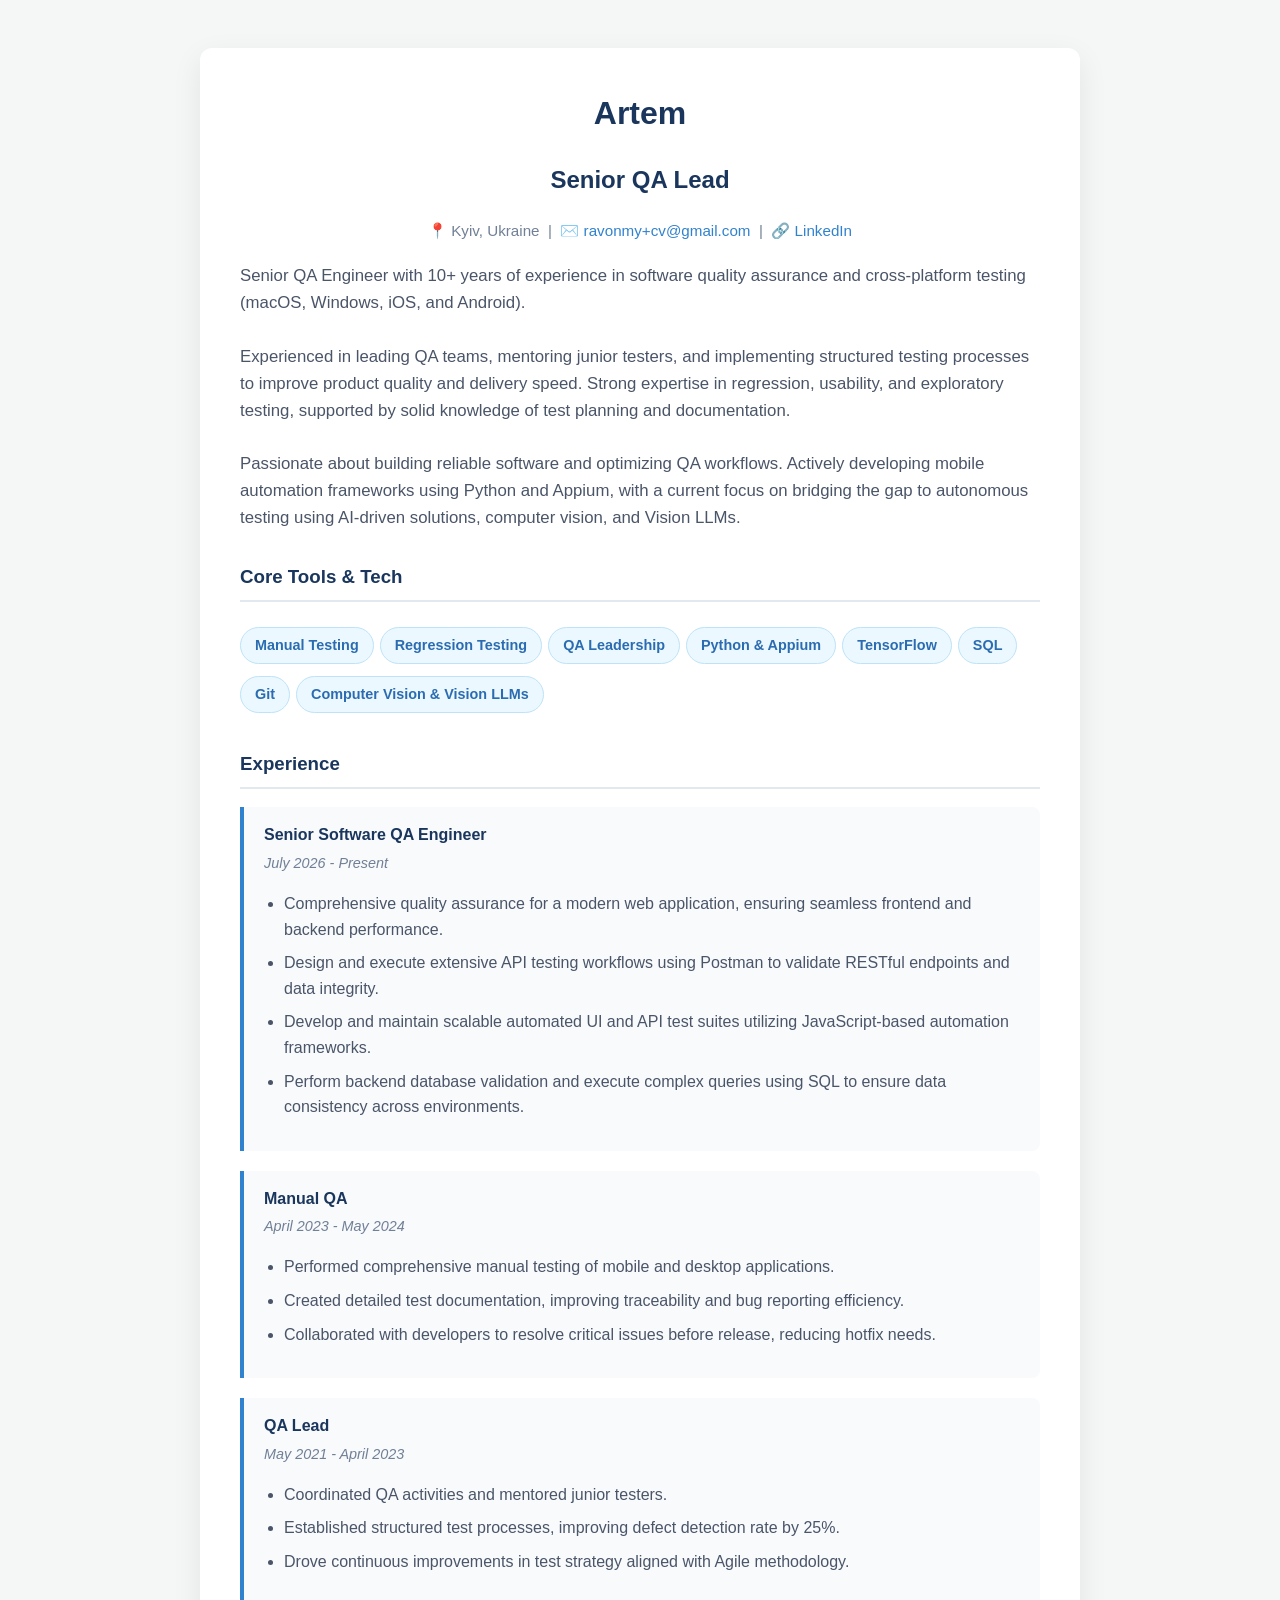
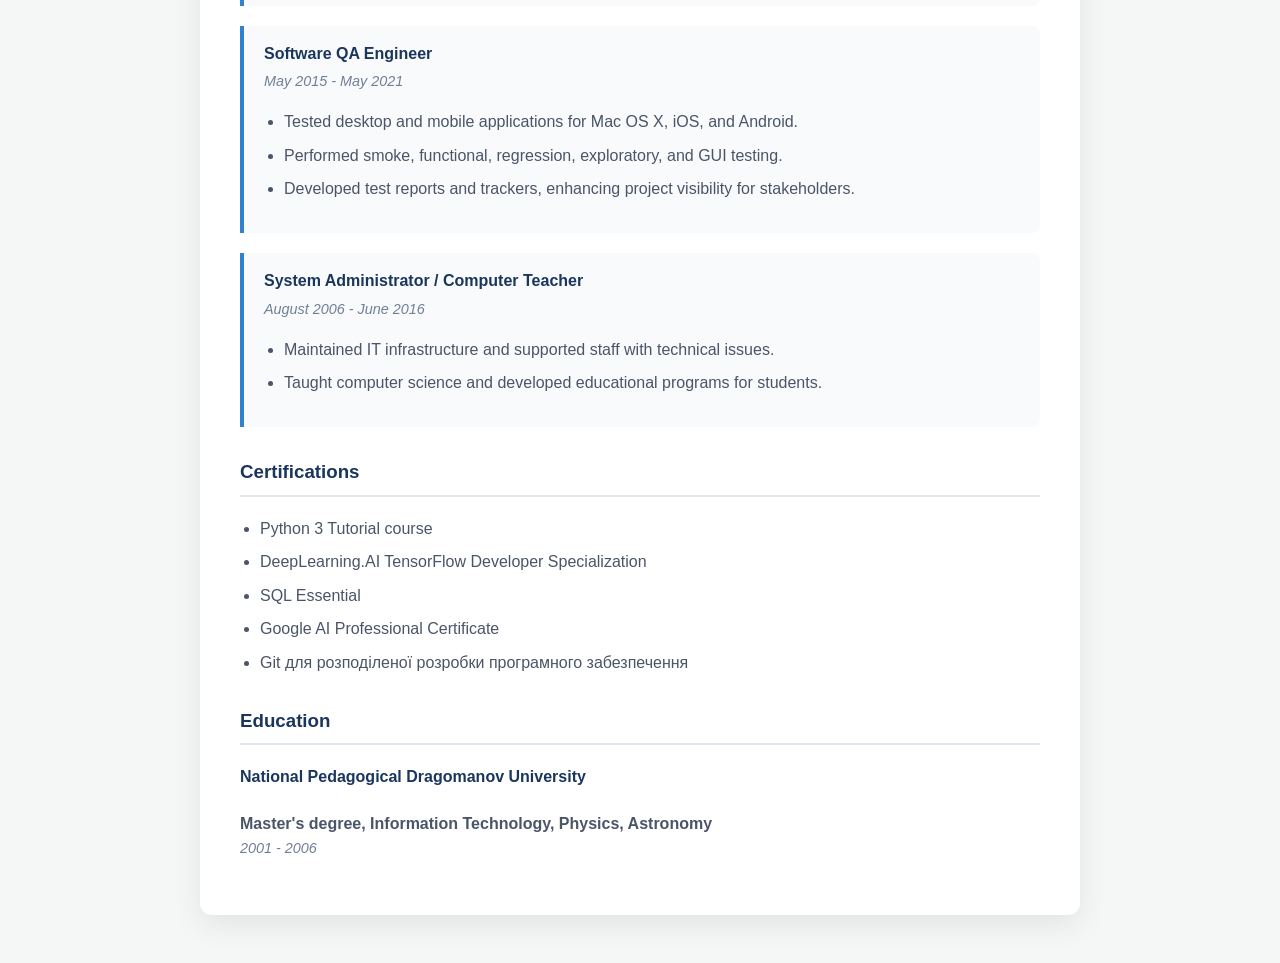
<file: index.html>
<!DOCTYPE html>
<html lang="en">
<head>
    <meta charset="UTF-8">
    <meta name="viewport" content="width=device-width, initial-scale=1.0">
    <title>Dynamic CV | Artem</title>
    
    <!-- This links your external CSS file -->
    <link rel="stylesheet" href="styles.css">
</head>
<body>

    <div id="cv-container">
        <header id="header-section"></header>
        <section id="skills-section"></section>
        <section id="experience-section"></section>
        <section id="certificates-section"></section>
        <section id="education-section"></section>

    </div>

    <!-- The Animation Wrapper -->
    <div id="bugs-bunny-animation">
        <div class="rabbit">
            <div class="speech-bubble">TIME IS MONEY, DOC!<br>Make an offer!</div>
        </div>
    </div>

    <script src="app.js"></script>
</body>
</html>
</file>
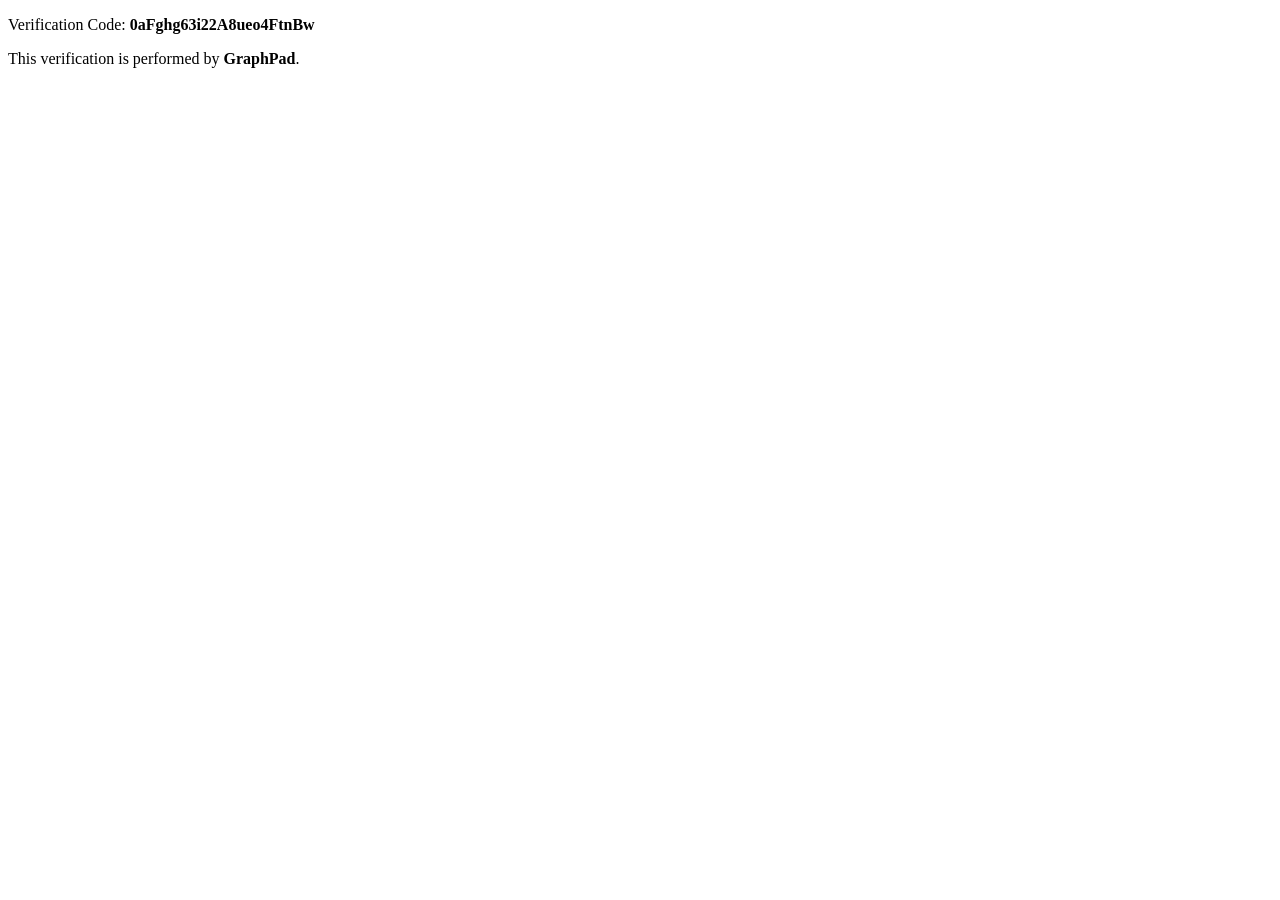
<file: rc-graphpad-com-0afghg63i22a8ueo4ftnbw.html>
<!DOCTYPE html>
  <html lang="en">
  <head>
      <meta charset="UTF-8">
      <meta name="viewport" content="width=device-width, initial-scale=1.0">
      <title>Domain Verification</title>
  </head>
  <body>
      <p>Verification Code: <strong>0aFghg63i22A8ueo4FtnBw</strong></p>
      <p>This verification is performed by <strong>GraphPad</strong>.</p>
  </body>
  </html>
</file>
<file: styles.css>
/* --- GLOBAL STYLES --- */
body {
    font-family: 'Segoe UI', Roboto, Helvetica, Arial, sans-serif;
    background-color: #f4f7f6;
    color: #333;
    line-height: 1.6;
    padding: 20px;
}

#cv-container {
    max-width: 800px;
    margin: 20px auto;
    background: #ffffff;
    padding: 40px;
    border-radius: 12px;
    box-shadow: 0 10px 30px rgba(0,0,0,0.08);
}

h1, h2, h3, h4 {
    color: #1a365d;
    margin-top: 0;
}

h3 {
    border-bottom: 2px solid #e2e8f0;
    padding-bottom: 8px;
    margin-top: 30px;
}

ul {
    padding-left: 20px;
    color: #4a5568;
}

li {
    margin-bottom: 8px;
}

/* --- HEADER SECTION --- */
#header-section {
    text-align: center;
    margin-bottom: 30px;
}

#header-section p {
    text-align: left;
    color: #4a5568;
    font-size: 1.05em;
    margin-top: 20px;
}

/* --- SKILLS SECTION --- */
.skill-tag {
    display: inline-block;
    background: #ebf8ff;
    color: #2b6cb0;
    padding: 6px 14px;
    margin: 6px 6px 6px 0;
    border-radius: 20px;
    font-size: 0.9em;
    font-weight: 600;
    border: 1px solid #bee3f8;
}

/* --- EXPERIENCE SECTION --- */
.job {
    background: #f8fafc;
    border-left: 4px solid #3182ce;
    padding: 15px 20px;
    margin-bottom: 20px;
    border-radius: 0 8px 8px 0;
}

.job h4 {
    margin-bottom: 4px;
}

.job p {
    margin-top: 0;
    color: #718096;
    font-size: 0.9em;
}

/* --- RABBIT ANIMATION CSS --- */
#bugs-bunny-animation {
    display: none; 
    position: fixed; 
    bottom: 0; 
    right: 40px;
    z-index: 1000; 
    width: 300px;
    height: 250px;
}

.rabbit {
    position: absolute;
    bottom: 0;
    right: 0;
    width: 100%; 
    height: 100%;
    background: url('bugs.png') no-repeat bottom right/contain;
    animation: slideUp 1s ease forwards;
}

@keyframes slideUp {
    from { transform: translateY(100%); opacity: 0; }
    to { transform: translateY(0); opacity: 1; }
}

.speech-bubble {
    position: absolute;
    bottom: 210px; 
    left: 50%;
    transform: translateX(-50%);
    background: #fff;
    border: 2px solid #1a365d;
    color: #1a365d;
    border-radius: 10px;
    padding: 10px 15px;
    font-weight: bold;
    font-size: 14px;
    width: max-content;
    text-align: center;
    box-shadow: 2px 4px 10px rgba(0,0,0,0.15);
}

.speech-bubble::after {
    content: '';
    position: absolute;
    bottom: -20px;
    left: 50%;
    transform: translateX(-50%);
    border-width: 10px;
    border-style: solid;
    border-color: #1a365d transparent transparent transparent;
}

.speech-bubble::before {
    content: '';
    position: absolute;
    bottom: -16px;
    left: 50%;
    transform: translateX(-50%);
    border-width: 8px;
    border-style: solid;
    border-color: #fff transparent transparent transparent;
    z-index: 1;
}
</file>
